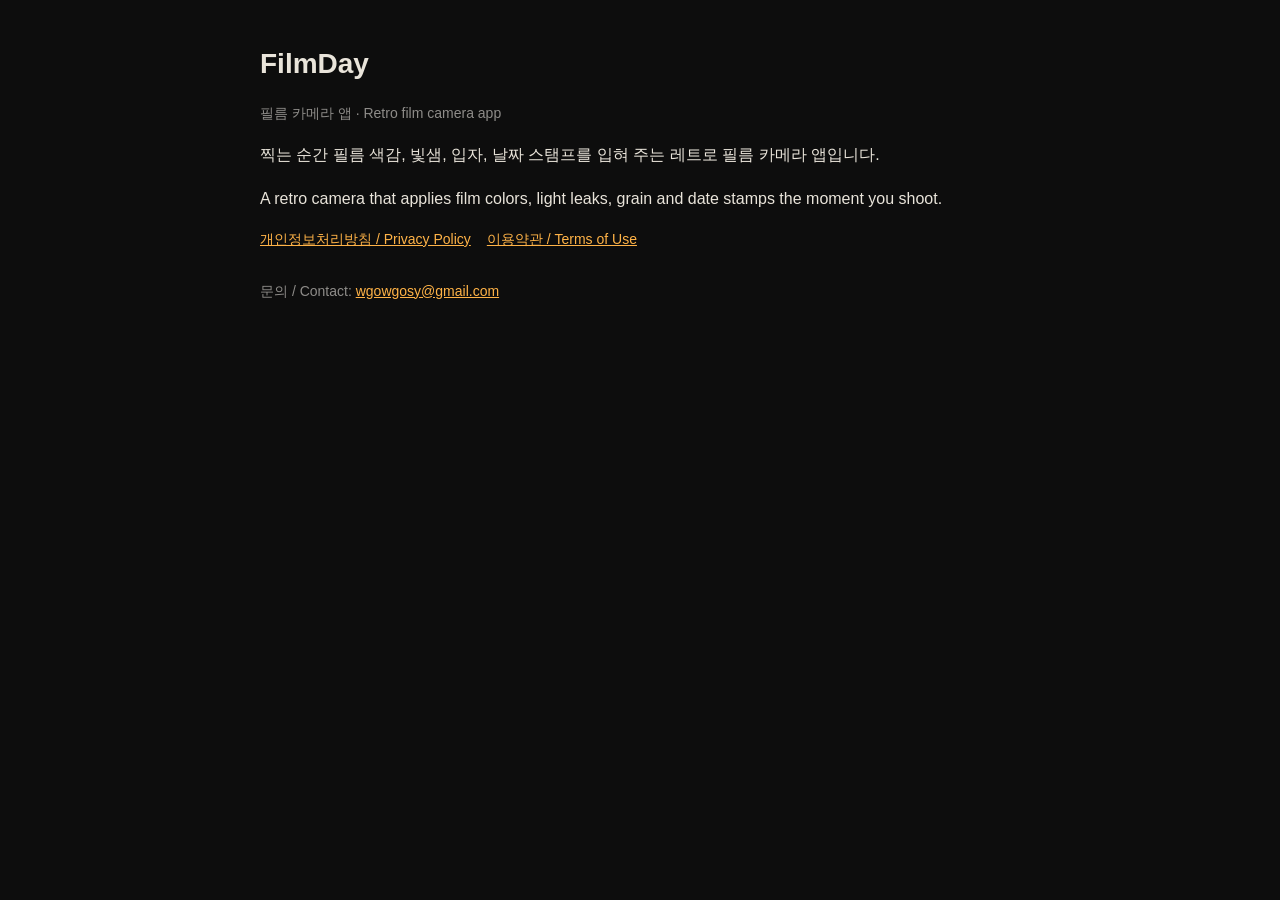
<file: index.html>
<!doctype html><html lang="ko"><head><meta charset="utf-8"><meta name="viewport" content="width=device-width,initial-scale=1"><title>FilmDay</title><link rel="stylesheet" href="style.css"></head>
<body><main><h1>FilmDay</h1><p class="meta">필름 카메라 앱 · Retro film camera app</p>
<p>찍는 순간 필름 색감, 빛샘, 입자, 날짜 스탬프를 입혀 주는 레트로 필름 카메라 앱입니다.</p>
<p>A retro camera that applies film colors, light leaks, grain and date stamps the moment you shoot.</p>
<nav><a href="privacy.html">개인정보처리방침 / Privacy Policy</a><a href="terms.html">이용약관 / Terms of Use</a></nav>
<p class="meta">문의 / Contact: <a href="mailto:wgowgosy@gmail.com">wgowgosy@gmail.com</a></p></main></body></html>
</file>
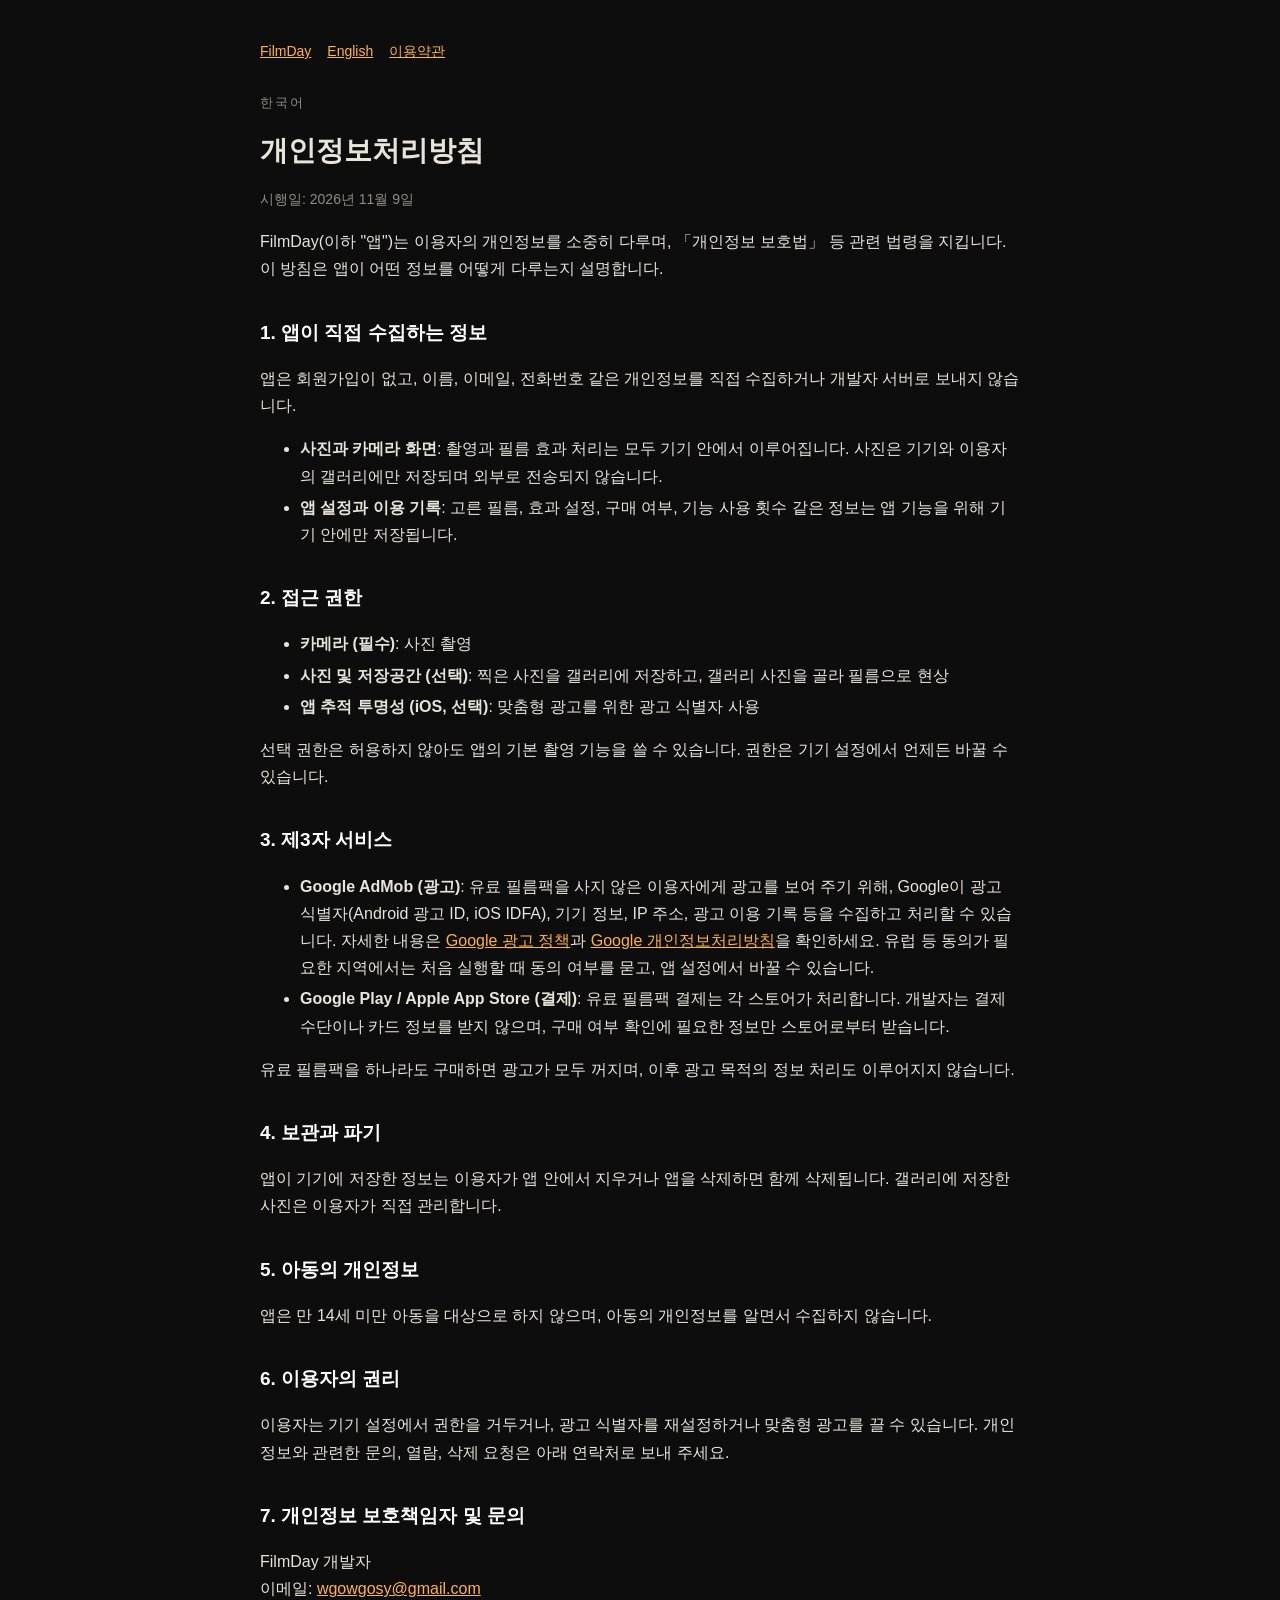
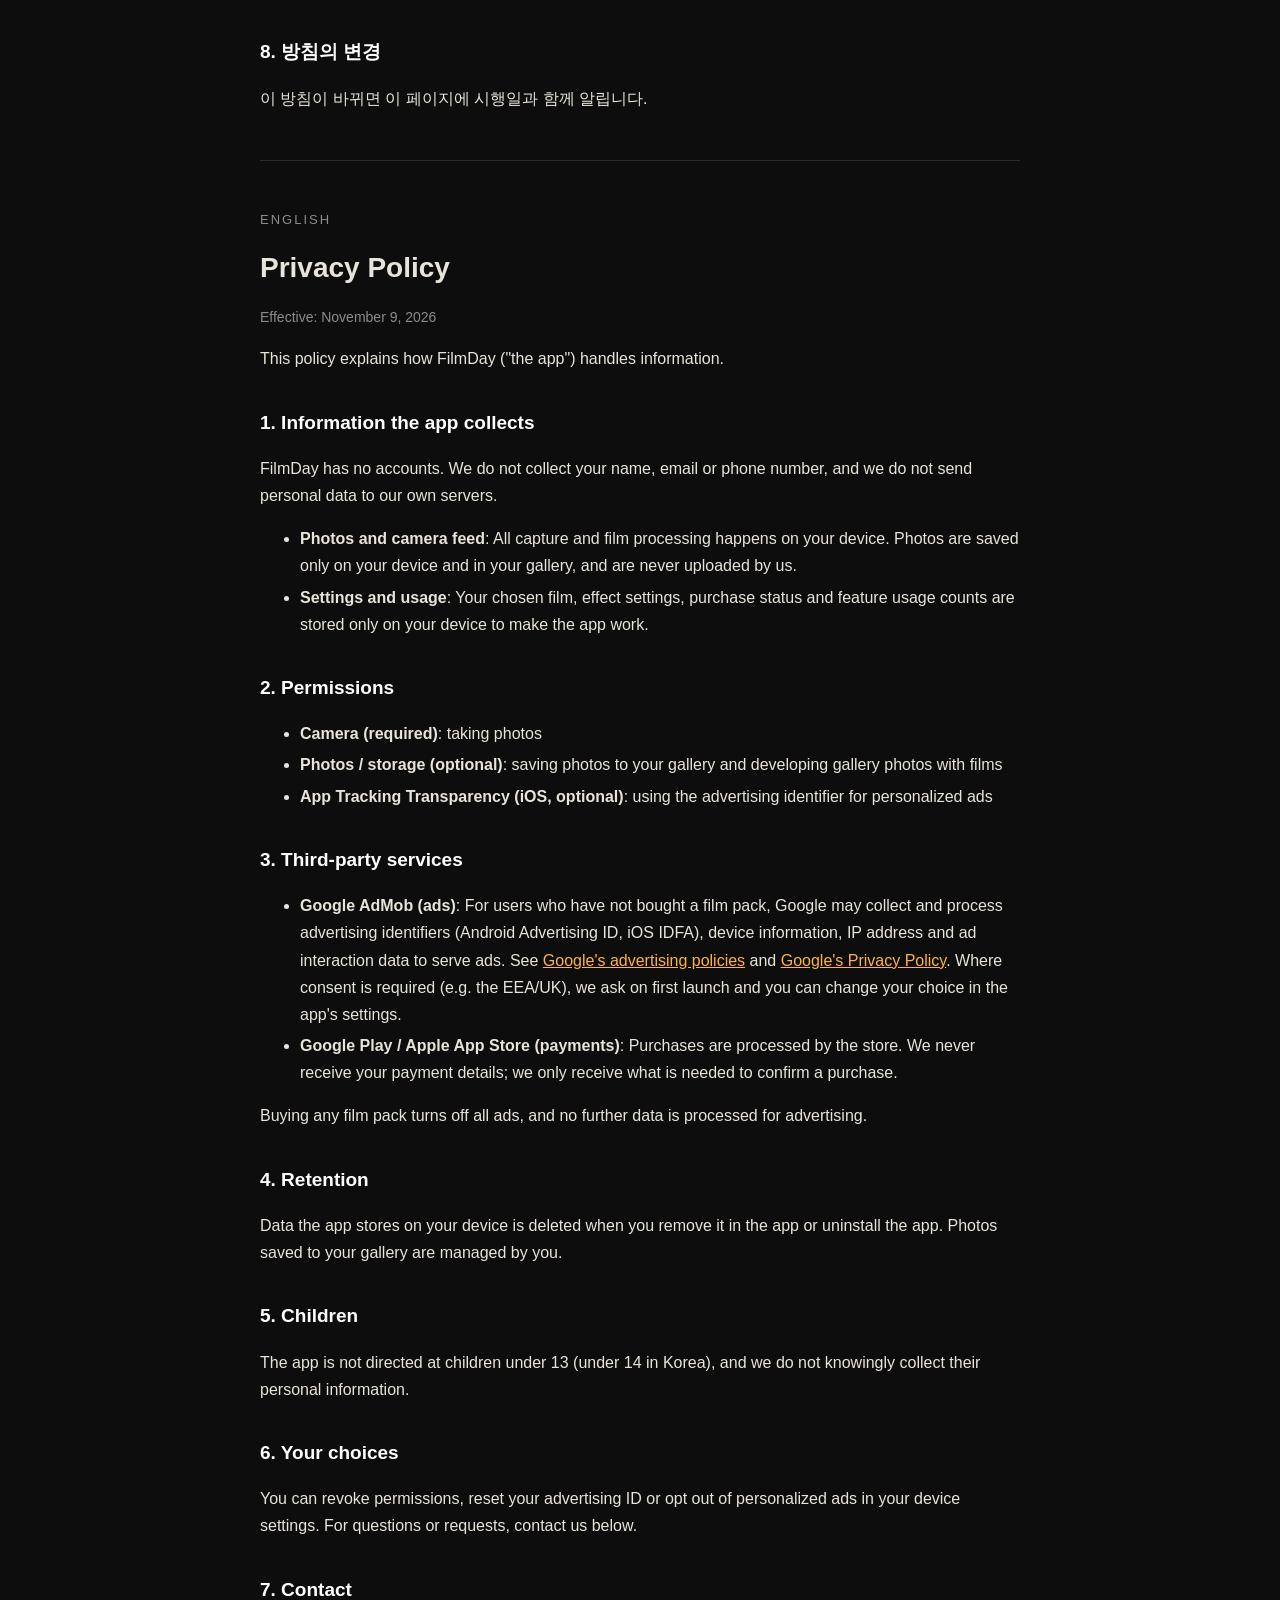
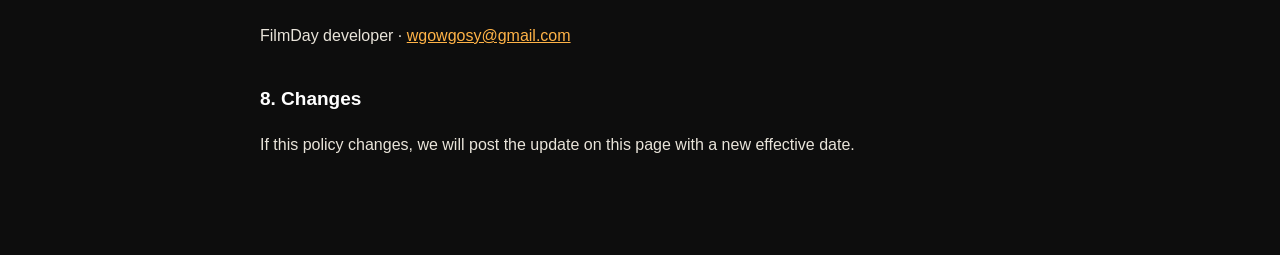
<file: privacy.html>
<!doctype html><html lang="ko"><head><meta charset="utf-8"><meta name="viewport" content="width=device-width,initial-scale=1"><title>FilmDay 개인정보처리방침 / Privacy Policy</title><link rel="stylesheet" href="style.css"></head>
<body><main>
<nav><a href="index.html">FilmDay</a><a href="#en">English</a><a href="terms.html">이용약관</a></nav>
<p class="lang">한국어</p>
<h1>개인정보처리방침</h1><p class="meta">시행일: 2026년 11월 9일</p>
<p>FilmDay(이하 "앱")는 이용자의 개인정보를 소중히 다루며, 「개인정보 보호법」 등 관련 법령을 지킵니다. 이 방침은 앱이 어떤 정보를 어떻게 다루는지 설명합니다.</p>
<h2>1. 앱이 직접 수집하는 정보</h2>
<p>앱은 회원가입이 없고, 이름, 이메일, 전화번호 같은 개인정보를 직접 수집하거나 개발자 서버로 보내지 않습니다.</p>
<ul>
<li><b>사진과 카메라 화면</b>: 촬영과 필름 효과 처리는 모두 기기 안에서 이루어집니다. 사진은 기기와 이용자의 갤러리에만 저장되며 외부로 전송되지 않습니다.</li>
<li><b>앱 설정과 이용 기록</b>: 고른 필름, 효과 설정, 구매 여부, 기능 사용 횟수 같은 정보는 앱 기능을 위해 기기 안에만 저장됩니다.</li>
</ul>
<h2>2. 접근 권한</h2>
<ul>
<li><b>카메라 (필수)</b>: 사진 촬영</li>
<li><b>사진 및 저장공간 (선택)</b>: 찍은 사진을 갤러리에 저장하고, 갤러리 사진을 골라 필름으로 현상</li>
<li><b>앱 추적 투명성 (iOS, 선택)</b>: 맞춤형 광고를 위한 광고 식별자 사용</li>
</ul>
<p>선택 권한은 허용하지 않아도 앱의 기본 촬영 기능을 쓸 수 있습니다. 권한은 기기 설정에서 언제든 바꿀 수 있습니다.</p>
<h2>3. 제3자 서비스</h2>
<ul>
<li><b>Google AdMob (광고)</b>: 유료 필름팩을 사지 않은 이용자에게 광고를 보여 주기 위해, Google이 광고 식별자(Android 광고 ID, iOS IDFA), 기기 정보, IP 주소, 광고 이용 기록 등을 수집하고 처리할 수 있습니다. 자세한 내용은 <a href="https://policies.google.com/technologies/ads">Google 광고 정책</a>과 <a href="https://policies.google.com/privacy">Google 개인정보처리방침</a>을 확인하세요. 유럽 등 동의가 필요한 지역에서는 처음 실행할 때 동의 여부를 묻고, 앱 설정에서 바꿀 수 있습니다.</li>
<li><b>Google Play / Apple App Store (결제)</b>: 유료 필름팩 결제는 각 스토어가 처리합니다. 개발자는 결제 수단이나 카드 정보를 받지 않으며, 구매 여부 확인에 필요한 정보만 스토어로부터 받습니다.</li>
</ul>
<p>유료 필름팩을 하나라도 구매하면 광고가 모두 꺼지며, 이후 광고 목적의 정보 처리도 이루어지지 않습니다.</p>
<h2>4. 보관과 파기</h2>
<p>앱이 기기에 저장한 정보는 이용자가 앱 안에서 지우거나 앱을 삭제하면 함께 삭제됩니다. 갤러리에 저장한 사진은 이용자가 직접 관리합니다.</p>
<h2>5. 아동의 개인정보</h2>
<p>앱은 만 14세 미만 아동을 대상으로 하지 않으며, 아동의 개인정보를 알면서 수집하지 않습니다.</p>
<h2>6. 이용자의 권리</h2>
<p>이용자는 기기 설정에서 권한을 거두거나, 광고 식별자를 재설정하거나 맞춤형 광고를 끌 수 있습니다. 개인정보와 관련한 문의, 열람, 삭제 요청은 아래 연락처로 보내 주세요.</p>
<h2>7. 개인정보 보호책임자 및 문의</h2>
<p>FilmDay 개발자<br>이메일: <a href="mailto:wgowgosy@gmail.com">wgowgosy@gmail.com</a></p>
<h2>8. 방침의 변경</h2>
<p>이 방침이 바뀌면 이 페이지에 시행일과 함께 알립니다.</p>
<hr>
<section id="en"><p class="lang">ENGLISH</p>
<h1>Privacy Policy</h1><p class="meta">Effective: November 9, 2026</p>
<p>This policy explains how FilmDay ("the app") handles information.</p>
<h2>1. Information the app collects</h2>
<p>FilmDay has no accounts. We do not collect your name, email or phone number, and we do not send personal data to our own servers.</p>
<ul><li><b>Photos and camera feed</b>: All capture and film processing happens on your device. Photos are saved only on your device and in your gallery, and are never uploaded by us.</li>
<li><b>Settings and usage</b>: Your chosen film, effect settings, purchase status and feature usage counts are stored only on your device to make the app work.</li></ul>
<h2>2. Permissions</h2>
<ul><li><b>Camera (required)</b>: taking photos</li><li><b>Photos / storage (optional)</b>: saving photos to your gallery and developing gallery photos with films</li><li><b>App Tracking Transparency (iOS, optional)</b>: using the advertising identifier for personalized ads</li></ul>
<h2>3. Third-party services</h2>
<ul><li><b>Google AdMob (ads)</b>: For users who have not bought a film pack, Google may collect and process advertising identifiers (Android Advertising ID, iOS IDFA), device information, IP address and ad interaction data to serve ads. See <a href="https://policies.google.com/technologies/ads">Google's advertising policies</a> and <a href="https://policies.google.com/privacy">Google's Privacy Policy</a>. Where consent is required (e.g. the EEA/UK), we ask on first launch and you can change your choice in the app's settings.</li>
<li><b>Google Play / Apple App Store (payments)</b>: Purchases are processed by the store. We never receive your payment details; we only receive what is needed to confirm a purchase.</li></ul>
<p>Buying any film pack turns off all ads, and no further data is processed for advertising.</p>
<h2>4. Retention</h2><p>Data the app stores on your device is deleted when you remove it in the app or uninstall the app. Photos saved to your gallery are managed by you.</p>
<h2>5. Children</h2><p>The app is not directed at children under 13 (under 14 in Korea), and we do not knowingly collect their personal information.</p>
<h2>6. Your choices</h2><p>You can revoke permissions, reset your advertising ID or opt out of personalized ads in your device settings. For questions or requests, contact us below.</p>
<h2>7. Contact</h2><p>FilmDay developer · <a href="mailto:wgowgosy@gmail.com">wgowgosy@gmail.com</a></p>
<h2>8. Changes</h2><p>If this policy changes, we will post the update on this page with a new effective date.</p>
</section></main></body></html>
</file>
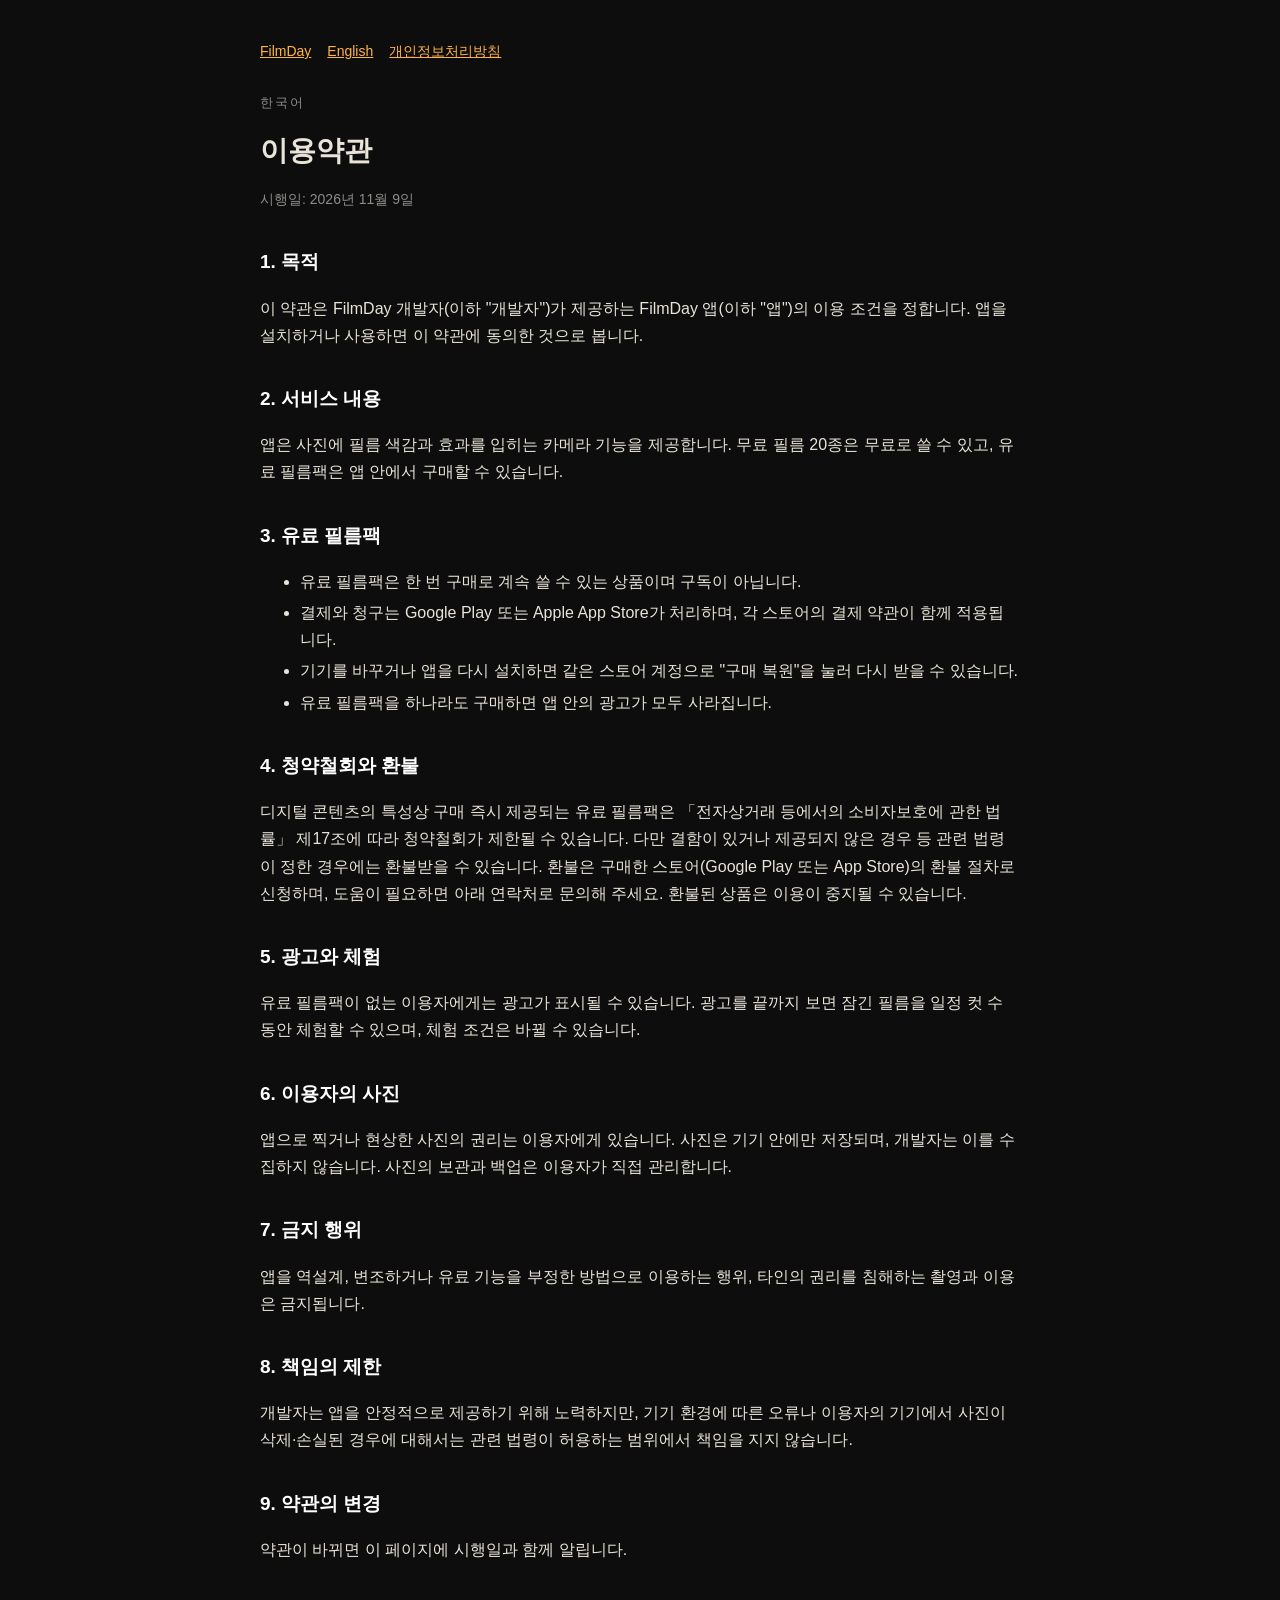
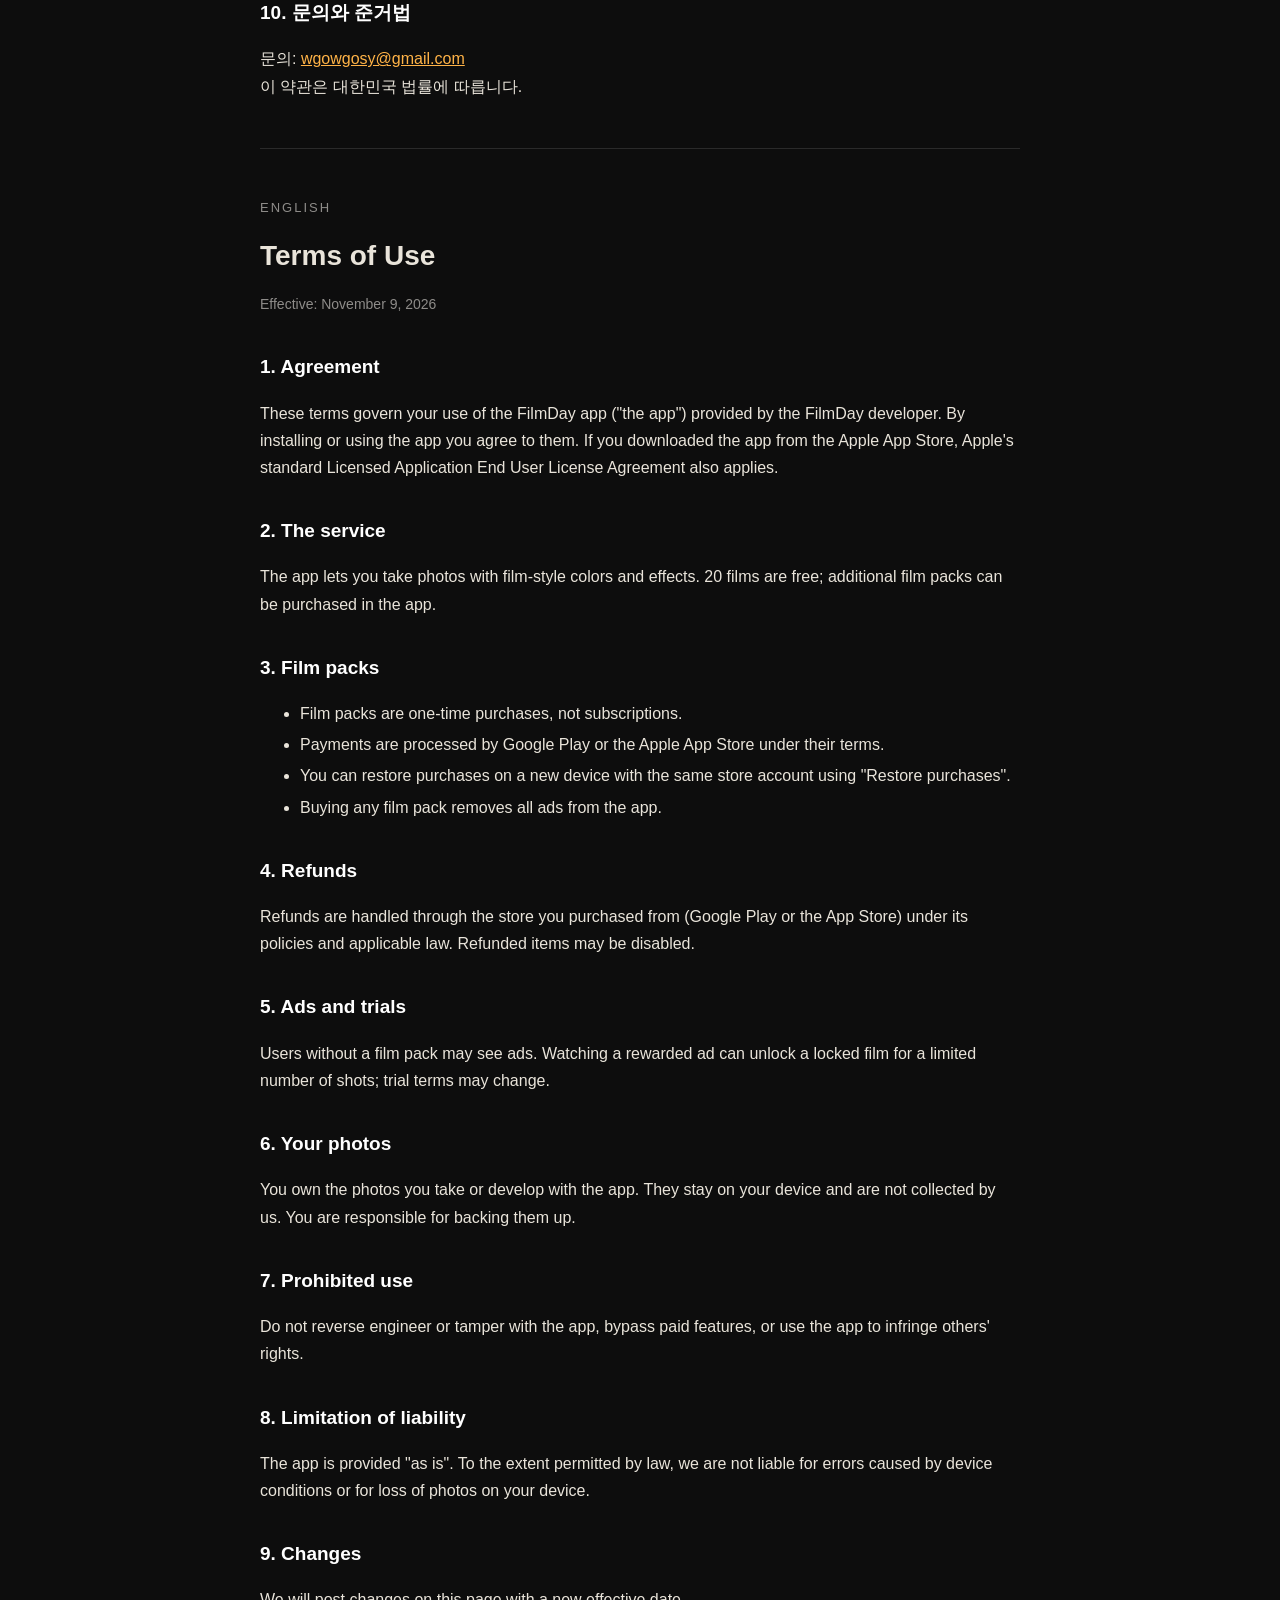
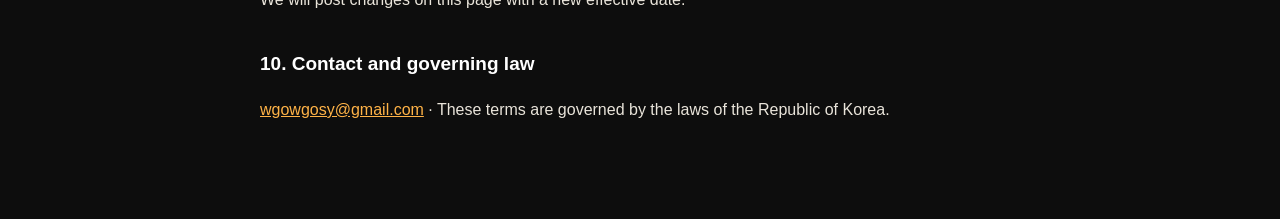
<file: terms.html>
<!doctype html><html lang="ko"><head><meta charset="utf-8"><meta name="viewport" content="width=device-width,initial-scale=1"><title>FilmDay 이용약관 / Terms of Use</title><link rel="stylesheet" href="style.css"></head>
<body><main>
<nav><a href="index.html">FilmDay</a><a href="#en">English</a><a href="privacy.html">개인정보처리방침</a></nav>
<p class="lang">한국어</p>
<h1>이용약관</h1><p class="meta">시행일: 2026년 11월 9일</p>
<h2>1. 목적</h2><p>이 약관은 FilmDay 개발자(이하 "개발자")가 제공하는 FilmDay 앱(이하 "앱")의 이용 조건을 정합니다. 앱을 설치하거나 사용하면 이 약관에 동의한 것으로 봅니다.</p>
<h2>2. 서비스 내용</h2><p>앱은 사진에 필름 색감과 효과를 입히는 카메라 기능을 제공합니다. 무료 필름 20종은 무료로 쓸 수 있고, 유료 필름팩은 앱 안에서 구매할 수 있습니다.</p>
<h2>3. 유료 필름팩</h2>
<ul><li>유료 필름팩은 한 번 구매로 계속 쓸 수 있는 상품이며 구독이 아닙니다.</li>
<li>결제와 청구는 Google Play 또는 Apple App Store가 처리하며, 각 스토어의 결제 약관이 함께 적용됩니다.</li>
<li>기기를 바꾸거나 앱을 다시 설치하면 같은 스토어 계정으로 "구매 복원"을 눌러 다시 받을 수 있습니다.</li>
<li>유료 필름팩을 하나라도 구매하면 앱 안의 광고가 모두 사라집니다.</li></ul>
<h2>4. 청약철회와 환불</h2><p>디지털 콘텐츠의 특성상 구매 즉시 제공되는 유료 필름팩은 「전자상거래 등에서의 소비자보호에 관한 법률」 제17조에 따라 청약철회가 제한될 수 있습니다. 다만 결함이 있거나 제공되지 않은 경우 등 관련 법령이 정한 경우에는 환불받을 수 있습니다. 환불은 구매한 스토어(Google Play 또는 App Store)의 환불 절차로 신청하며, 도움이 필요하면 아래 연락처로 문의해 주세요. 환불된 상품은 이용이 중지될 수 있습니다.</p>
<h2>5. 광고와 체험</h2><p>유료 필름팩이 없는 이용자에게는 광고가 표시될 수 있습니다. 광고를 끝까지 보면 잠긴 필름을 일정 컷 수 동안 체험할 수 있으며, 체험 조건은 바뀔 수 있습니다.</p>
<h2>6. 이용자의 사진</h2><p>앱으로 찍거나 현상한 사진의 권리는 이용자에게 있습니다. 사진은 기기 안에만 저장되며, 개발자는 이를 수집하지 않습니다. 사진의 보관과 백업은 이용자가 직접 관리합니다.</p>
<h2>7. 금지 행위</h2><p>앱을 역설계, 변조하거나 유료 기능을 부정한 방법으로 이용하는 행위, 타인의 권리를 침해하는 촬영과 이용은 금지됩니다.</p>
<h2>8. 책임의 제한</h2><p>개발자는 앱을 안정적으로 제공하기 위해 노력하지만, 기기 환경에 따른 오류나 이용자의 기기에서 사진이 삭제·손실된 경우에 대해서는 관련 법령이 허용하는 범위에서 책임을 지지 않습니다.</p>
<h2>9. 약관의 변경</h2><p>약관이 바뀌면 이 페이지에 시행일과 함께 알립니다.</p>
<h2>10. 문의와 준거법</h2><p>문의: <a href="mailto:wgowgosy@gmail.com">wgowgosy@gmail.com</a><br>이 약관은 대한민국 법률에 따릅니다.</p>
<hr>
<section id="en"><p class="lang">ENGLISH</p>
<h1>Terms of Use</h1><p class="meta">Effective: November 9, 2026</p>
<h2>1. Agreement</h2><p>These terms govern your use of the FilmDay app ("the app") provided by the FilmDay developer. By installing or using the app you agree to them. If you downloaded the app from the Apple App Store, Apple's standard Licensed Application End User License Agreement also applies.</p>
<h2>2. The service</h2><p>The app lets you take photos with film-style colors and effects. 20 films are free; additional film packs can be purchased in the app.</p>
<h2>3. Film packs</h2><ul><li>Film packs are one-time purchases, not subscriptions.</li><li>Payments are processed by Google Play or the Apple App Store under their terms.</li><li>You can restore purchases on a new device with the same store account using "Restore purchases".</li><li>Buying any film pack removes all ads from the app.</li></ul>
<h2>4. Refunds</h2><p>Refunds are handled through the store you purchased from (Google Play or the App Store) under its policies and applicable law. Refunded items may be disabled.</p>
<h2>5. Ads and trials</h2><p>Users without a film pack may see ads. Watching a rewarded ad can unlock a locked film for a limited number of shots; trial terms may change.</p>
<h2>6. Your photos</h2><p>You own the photos you take or develop with the app. They stay on your device and are not collected by us. You are responsible for backing them up.</p>
<h2>7. Prohibited use</h2><p>Do not reverse engineer or tamper with the app, bypass paid features, or use the app to infringe others' rights.</p>
<h2>8. Limitation of liability</h2><p>The app is provided "as is". To the extent permitted by law, we are not liable for errors caused by device conditions or for loss of photos on your device.</p>
<h2>9. Changes</h2><p>We will post changes on this page with a new effective date.</p>
<h2>10. Contact and governing law</h2><p><a href="mailto:wgowgosy@gmail.com">wgowgosy@gmail.com</a> · These terms are governed by the laws of the Republic of Korea.</p>
</section></main></body></html>
</file>
<file: style.css>
:root{color-scheme:dark}body{margin:0;background:#0d0d0d;color:#e9e4da;font:16px/1.7 -apple-system,"Segoe UI","Apple SD Gothic Neo","Noto Sans KR",sans-serif}
main{max-width:760px;margin:0 auto;padding:40px 22px 80px}h1{font-size:28px;margin:0 0 4px}h2{font-size:19px;margin:34px 0 8px;color:#fff}
.meta{color:#8e8c89;font-size:14px}a{color:#ffb347}nav{display:flex;gap:16px;margin:0 0 28px;font-size:14px}hr{border:0;border-top:1px solid #2a2a2a;margin:48px 0}
li{margin:4px 0}.lang{font-size:13px;color:#8e8c89;letter-spacing:2px}
</file>
